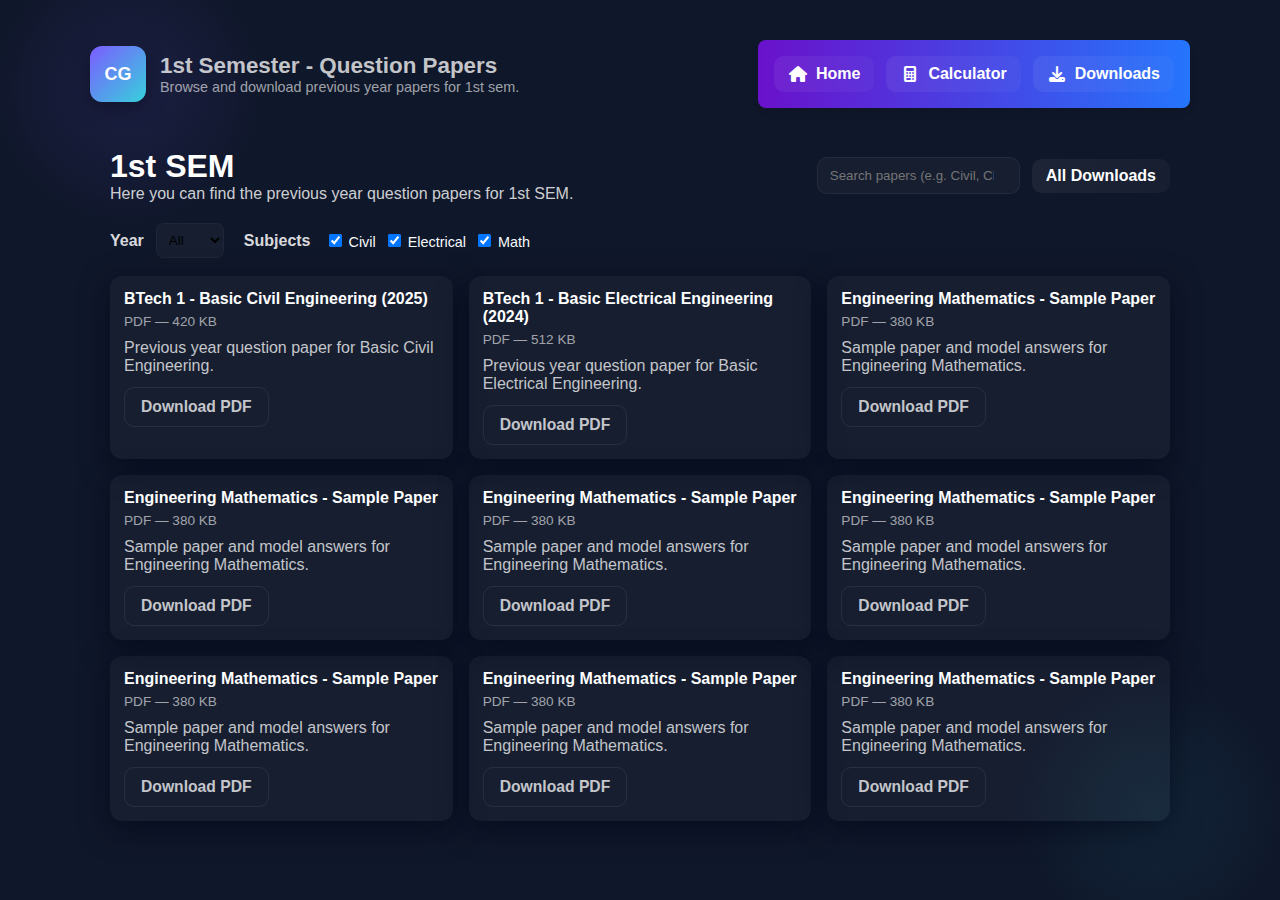
<file: site/1stsem.html>
<!DOCTYPE html>
<html lang="en">
<head>
  <meta charset="utf-8" />
  <meta name="viewport" content="width=device-width, initial-scale=1" />
  <title>1st Semester - Downloads</title>
  <link rel="stylesheet" href="index.css">
  <link rel="stylesheet" href="nav.css">
  <link rel="stylesheet" href="style.css">
  <link rel="stylesheet" href="1stsem.css">
  <link rel="stylesheet" href="https://cdnjs.cloudflare.com/ajax/libs/font-awesome/6.7.2/css/all.min.css" integrity="sha512-Evv84Mr4kqVGRNSgIGL/F/aIDqQb7xQ2vcrdIwxfjThSH8CSR7PBEakCr51Ck+w+/U6swU2Im1vVX0SVk9ABhg==" crossorigin="anonymous" referrerpolicy="no-referrer" />

</head>
<body>
  <div class="page">
    <header class="header">
      <div class="title">
        <div class="logo">CG</div>
        <div>
          <h1>1st Semester - Question Papers</h1>
          <p class="small">Browse and download previous year papers for 1st sem.</p>
        </div>
      </div>
      <nav class="navbar">
        <a class="nav-btn" href="git\student\index.html"><i class="fa-solid fa-house icon"></i>Home</a>
        <a class="nav-btn" href="cgpa.html"><i class="fa-solid fa-calculator icon"></i>Calculator</a>
        <a class="nav-btn" href="download.html"><i class="fa-solid fa-download icon"></i>Downloads</a>
      </nav>
    </header>

    <main class="downloads-wrap">
      <div class="hero">
        <div>
          <h1>1st SEM</h1>
          <p>Here you can find the previous year question papers for 1st SEM.</p>
        </div>
        <div class="search-row">
          <input id="search" type="search" placeholder="Search papers (e.g. Civil, Chemistry)" />
          <a href="download.html" class="nav-btn">All Downloads</a>
        </div>
      </div>

      <div class="filters" >
        <label class="filter-label" >Year</label>
        <select class="filter-select" id="filterYear" style="padding:8px;border-radius:8px;background:rgba(255,255,255,0.03);color:#000000;border:1px solid rgba(255,255,255,0.04)">
          <option value="all">All</option>
          <option value="2025">2025</option>
          <option value="2024">2024</option>
          <option value="2023">2023</option>
        </select>

        <div class="filter-subjects">
          <label class="subject-label">Subjects</label>
          <label style="font-size:0.9rem"><input type="checkbox" name="sub" value="civil" checked> Civil</label>
          <label style="font-size:0.9rem"><input type="checkbox" name="sub" value="electrical" checked> Electrical</label>
          <label style="font-size:0.9rem"><input type="checkbox" name="sub" value="math" checked> Math</label>
        </div>
      </div>

      <section class="cards" id="cards">
        <article class="card" data-title="basic civil engineering 2025" data-year="2025" data-subjects="civil" >
          <h4 onclick="location.href='download/pdf/btech-1-sem-basic-civil-engineering-2025.pdf'">BTech 1 - Basic Civil Engineering (2025)</h4>
          <div class="meta">PDF — 420 KB</div>
          <p>Previous year question paper for Basic Civil Engineering.</p>
          <a class="btn ghost download" href="download/pdf/btech-1-sem-basic-civil-engineering-2025.pdf" download>Download PDF</a>
        </article>

        <article class="card" data-title="basic electrical engineering 2024" data-year="2024" data-subjects="electrical">
          <h4>BTech 1 - Basic Electrical Engineering (2024)</h4>
          <div class="meta">PDF — 512 KB</div>
          <p>Previous year question paper for Basic Electrical Engineering.</p>
          <a class="btn ghost download" href="download/pdf/btech-1-sem-basic-electrical-engineering-2024.pdf" download>Download PDF</a>
        </article>

        <article class="card" data-title="engineering mathematics" data-year="2023" data-subjects="math">
          <h4>Engineering Mathematics - Sample Paper</h4>
          <div class="meta">PDF — 380 KB</div>
          <p>Sample paper and model answers for Engineering Mathematics.</p>
          <a class="btn ghost download" href="project/download/btech-1-sem-engineering-mathematics-2023.pdf" download>Download PDF</a>
        </article>
        <article class="card" data-title="engineering mathematics" data-year="2023" data-subjects="math">
          <h4>Engineering Mathematics - Sample Paper</h4>
          <div class="meta">PDF — 380 KB</div>
          <p>Sample paper and model answers for Engineering Mathematics.</p>
          <a class="btn ghost download" href="#">Download PDF</a>
        </article>

        <article class="card" data-title="engineering mathematics" data-year="2023" data-subjects="math">
          <h4>Engineering Mathematics - Sample Paper</h4>
          <div class="meta">PDF — 380 KB</div>
          <p>Sample paper and model answers for Engineering Mathematics.</p>
          <a class="btn ghost download" href="#">Download PDF</a>
        </article>

        <article class="card" data-title="engineering mathematics" data-year="2023" data-subjects="math">
          <h4>Engineering Mathematics - Sample Paper</h4>
          <div class="meta">PDF — 380 KB</div>
          <p>Sample paper and model answers for Engineering Mathematics.</p>
          <a class="btn ghost download" href="#">Download PDF</a>
        </article> 

        <article class="card" data-title="engineering mathematics" data-year="2023" data-subjects="math">
          <h4>Engineering Mathematics - Sample Paper</h4>
          <div class="meta">PDF — 380 KB</div>
          <p>Sample paper and model answers for Engineering Mathematics.</p>
          <a class="btn ghost download" href="#">Download PDF</a>
        </article>

        <article class="card" data-title="engineering mathematics" data-year="2023" data-subjects="math">
          <h4>Engineering Mathematics - Sample Paper</h4>
          <div class="meta">PDF — 380 KB</div>
          <p>Sample paper and model answers for Engineering Mathematics.</p>
          <a class="btn ghost download" href="#">Download PDF</a>
        </article>

        <article class="card" data-title="engineering mathematics" data-year="2023" data-subjects="math">
          <h4>Engineering Mathematics - Sample Paper</h4>
          <div class="meta">PDF — 380 KB</div>
          <p>Sample paper and model answers for Engineering Mathematics.</p>
          <a class="btn ghost download" href="#">Download PDF</a>
        </article>
      </section>
    </main>
  </div>

  <script src="1stsem.js"></script>
</body>
</html>
</file>
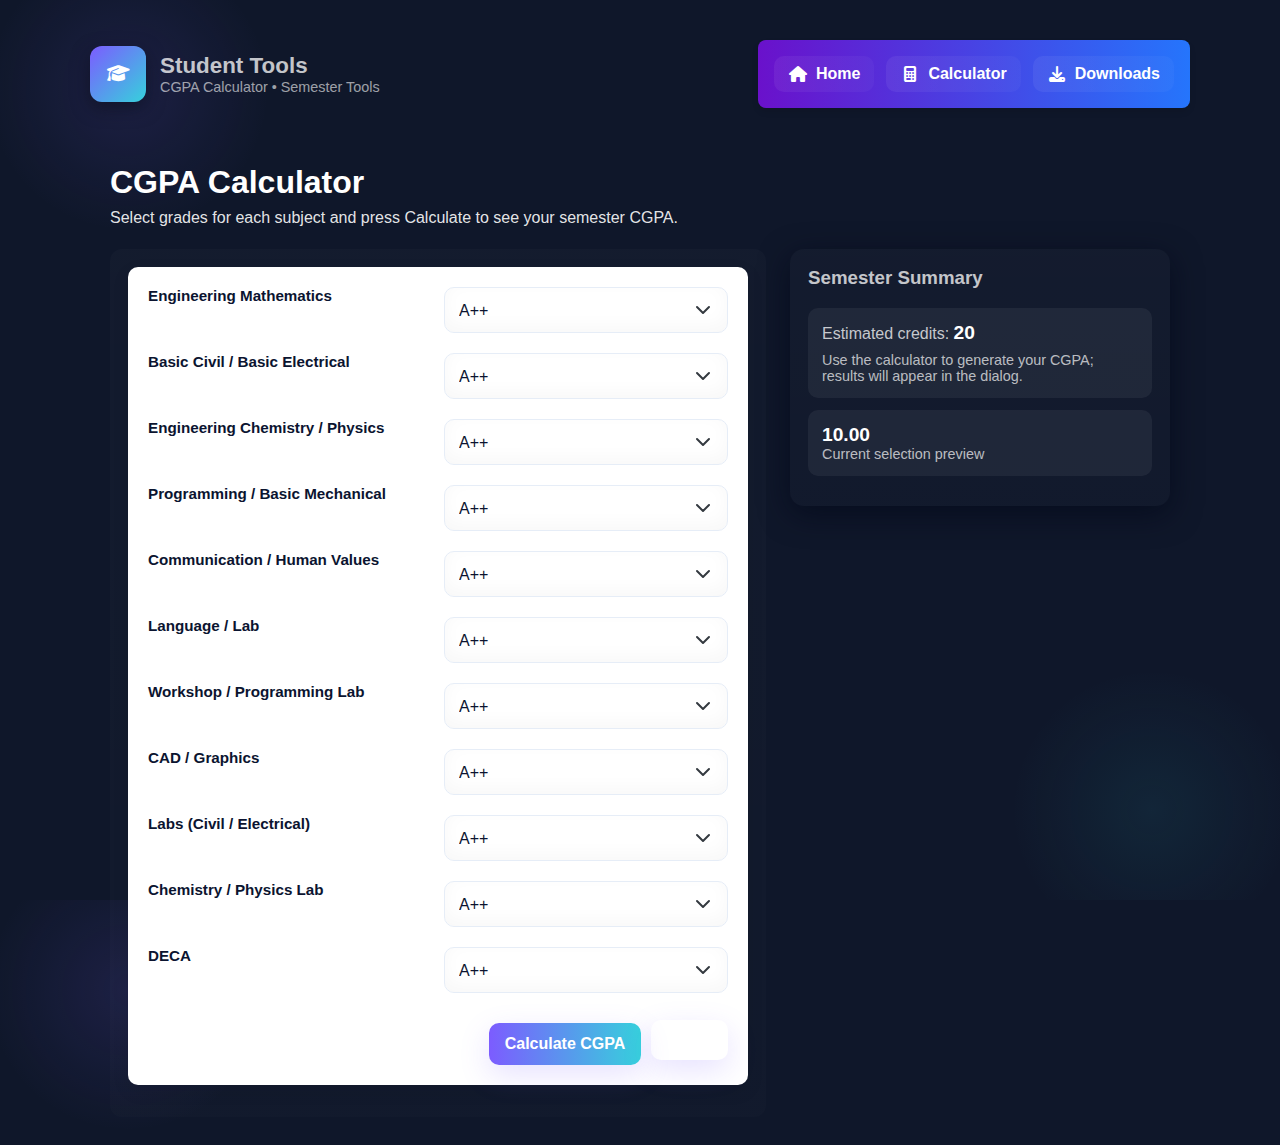
<file: site/cgpa.html>
<!DOCTYPE html>
<html lang="en">
<head>
  <meta charset="UTF-8">
  <meta name="viewport" content="width=device-width, initial-scale=1" />
  <title>CGPA Calculator</title>
  <link rel="stylesheet" href="index.css">
  <link rel="stylesheet" href="nav.css">
  <link rel="stylesheet" href="style.css">
  <link rel="stylesheet" href="cgpas.css">
  <link rel="stylesheet" href="https://cdnjs.cloudflare.com/ajax/libs/font-awesome/6.7.2/css/all.min.css" integrity="sha512-Evv84Mr4kqVGRNSgIGL/F/aIDqQb7xQ2vcrdIwxfjThSH8CSR7PBEakCr51Ck+w+/U6swU2Im1vVX0SVk9ABhg==" crossorigin="anonymous" referrerpolicy="no-referrer" />
</head>
<body>
  <div class="page">
    <header class="header">
      <div class="title">
        <div class="logo"><i class="fa-solid fa-graduation-cap"></i></div>
        <div>
          <h1>Student Tools</h1>
          <p class="small">CGPA Calculator • Semester Tools</p>
        </div>
      </div>
      <nav class="navbar">
        <a class="nav-btn" href="index.html"><i class="fa-solid fa-house icon"></i>Home</a>
        <a class="nav-btn active" href="cgpa.html"><i class="fa-solid fa-calculator icon"></i>Calculator</a>
        <a class="nav-btn" href="download.html"><i class="fa-solid fa-download icon"></i>Downloads</a>
      </nav>
    </header>

    <main class="page" style="padding:28px 20px">
      <section class="hero" style="align-items:flex-start;gap:24px;margin-bottom:22px">
        <div style="max-width:720px">
          <h1 style="color:#fff;margin:0 0 8px">CGPA Calculator</h1>
          <p style="color:rgba(255,255,255,0.9);margin:0 0 16px">Select grades for each subject and press Calculate to see your semester CGPA.</p>
        </div>
      </section>

      <div class="main" style="margin-top:8px">
        <article class="card" style="padding:18px;border-radius:12px">
          <form id="cgp" class="cgpaform">
            <div class="form-grid">
              <label for="EM">Engineering Mathematics</label>
              <select id="EM" class="options">
                <option value="A++">A++</option>
                <option value="A+">A+</option>
                <option value="A">A</option>
                <option value="B+">B+</option>
                <option value="B">B</option>
                <option value="C+">C+</option>
                <option value="C">C</option>
                <option value="D+">D+</option>
                <option value="D">D</option>
                <option value="E+">E+</option>
                <option value="E">E</option>
                <option value="F">F</option>
              </select>

              <label for="BEE">Basic Civil / Basic Electrical</label>
              <select id="BEE" class="options">
                <option value="A++">A++</option>
                <option value="A+">A+</option>
                <option value="A">A</option>
                <option value="B+">B+</option>
                <option value="B">B</option>
                <option value="C+">C+</option>
                <option value="C">C</option>
                <option value="D+">D+</option>
                <option value="D">D</option>
                <option value="E+">E+</option>
                <option value="E">E</option>
                <option value="F">F</option>
              </select>

              <label for="EP">Engineering Chemistry / Physics</label>
              <select id="EP" class="options">
                <option value="A++">A++</option>
                <option value="A+">A+</option>
                <option value="A">A</option>
                <option value="B+">B+</option>
                <option value="B">B</option>
                <option value="C+">C+</option>
                <option value="C">C</option>
                <option value="D+">D+</option>
                <option value="D">D</option>
                <option value="E+">E+</option>
                <option value="E">E</option>
                <option value="F">F</option>
              </select>

              <label for="PPS">Programming / Basic Mechanical</label>
              <select id="PPS" class="options">
                <option value="A++">A++</option>
                <option value="A+">A+</option>
                <option value="A">A</option>
                <option value="B+">B+</option>
                <option value="B">B</option>
                <option value="C+">C+</option>
                <option value="C">C</option>
                <option value="D+">D+</option>
                <option value="D">D</option>
                <option value="E+">E+</option>
                <option value="E">E</option>
                <option value="F">F</option>
              </select>

              <label for="COM">Communication / Human Values</label>
              <select id="COM" class="options">
                <option value="A++">A++</option>
                <option value="A+">A+</option>
                <option value="A">A</option>
                <option value="B+">B+</option>
                <option value="B">B</option>
                <option value="C+">C+</option>
                <option value="C">C</option>
                <option value="D+">D+</option>
                <option value="D">D</option>
                <option value="E+">E+</option>
                <option value="E">E</option>
                <option value="F">F</option>
              </select>

              <label for="LAN">Language / Lab</label>
              <select id="LAN" class="options">
                <option value="A++">A++</option>
                <option value="A+">A+</option>
                <option value="A">A</option>
                <option value="B+">B+</option>
                <option value="B">B</option>
                <option value="C+">C+</option>
                <option value="C">C</option>
                <option value="D+">D+</option>
                <option value="D">D</option>
                <option value="E+">E+</option>
                <option value="E">E</option>
                <option value="F">F</option>
              </select>

              <label for="CP">Workshop / Programming Lab</label>
              <select id="CP" class="options">
                <option value="A++">A++</option>
                <option value="A+">A+</option>
                <option value="A">A</option>
                <option value="B+">B+</option>
                <option value="B">B</option>
                <option value="C+">C+</option>
                <option value="C">C</option>
                <option value="D+">D+</option>
                <option value="D">D</option>
                <option value="E+">E+</option>
                <option value="E">E</option>
                <option value="F">F</option>
              </select>

              <label for="CAG">CAD / Graphics</label>
              <select id="CAG" class="options">
                <option value="A++">A++</option>
                <option value="A+">A+</option>
                <option value="A">A</option>
                <option value="B+">B+</option>
                <option value="B">B</option>
                <option value="C+">C+</option>
                <option value="C">C</option>
                <option value="D+">D+</option>
                <option value="D">D</option>
                <option value="E+">E+</option>
                <option value="E">E</option>
                <option value="F">F</option>
              </select>

              <label for="BEL">Labs (Civil / Electrical)</label>
              <select id="BEL" class="options">
                <option value="A++">A++</option>
                <option value="A+">A+</option>
                <option value="A">A</option>
                <option value="B+">B+</option>
                <option value="B">B</option>
                <option value="C+">C+</option>
                <option value="C">C</option>
                <option value="D+">D+</option>
                <option value="D">D</option>
                <option value="E+">E+</option>
                <option value="E">E</option>
                <option value="F">F</option>
              </select>

              <label for="PHL">Chemistry / Physics Lab</label>
              <select id="PHL" class="options">
                <option value="A++">A++</option>
                <option value="A+">A+</option>
                <option value="A">A</option>
                <option value="B+">B+</option>
                <option value="B">B</option>
                <option value="C+">C+</option>
                <option value="C">C</option>
                <option value="D+">D+</option>
                <option value="D">D</option>
                <option value="E+">E+</option>
                <option value="E">E</option>
                <option value="F">F</option>
              </select>

              <label for="DECA">DECA</label>
              <select id="DECA" class="options">
                <option value="A++">A++</option>
                <option value="A+">A+</option>
                <option value="A">A</option>
                <option value="B+">B+</option>
                <option value="B">B</option>
                <option value="C+">C+</option>
                <option value="C">C</option>
                <option value="D+">D+</option>
                <option value="D">D</option>
                <option value="E+">E+</option>
                <option value="E">E</option>
                <option value="F">F</option>
              </select>
            </div>

            <div class="form-actions" style="margin-top:14px;">
              <button id="btn" class="btn primary" type="button">Calculate CGPA</button>
              <button id="resetBtn" class="btn ghost" type="reset">Reset</button>
            </div>
          </form>

          <div id="result" style="margin-top:14px"></div>
        </article>

        <aside class="sidebar">
          <h3>Semester Summary</h3>
          <div class="summary-card">
            <div>Estimated credits: <strong>20</strong></div>
            <div class="small" style="margin-top:8px">Use the calculator to generate your CGPA; results will appear in the dialog.</div>
          </div>
          <div class="summary-card">
            <strong id="estCGPA">—</strong>
            <div class="small">Current selection preview</div>
          </div>
        </aside>
      </div>
      <div id="blur" class="blur" aria-hidden="true">
    <div id="cgpaDisplay" role="dialog" aria-modal="true">
      <button id="closeBtn" class="btn ghost" style="float:right"><i class="icon-close"></i></button>
      <h3 style="margin:0;color:var(--muted)">Your Semester CGPA</h3>
      <div class="value" id="cgpaValue" style="font-size:2.6rem;font-weight:800;margin-top:12px">-</div>
      <div style="margin-top:12px;display:flex;gap:8px;justify-content:center">
        <button id="copyBtn" class="btn primary">Copy</button>
        <button id="closeBtn2" class="btn ghost">Close</button>
      </div>
    </div>
  </div>
    </main>
  

  <script src="cgpa.js"></script>
  
</body>
</html>
</file>
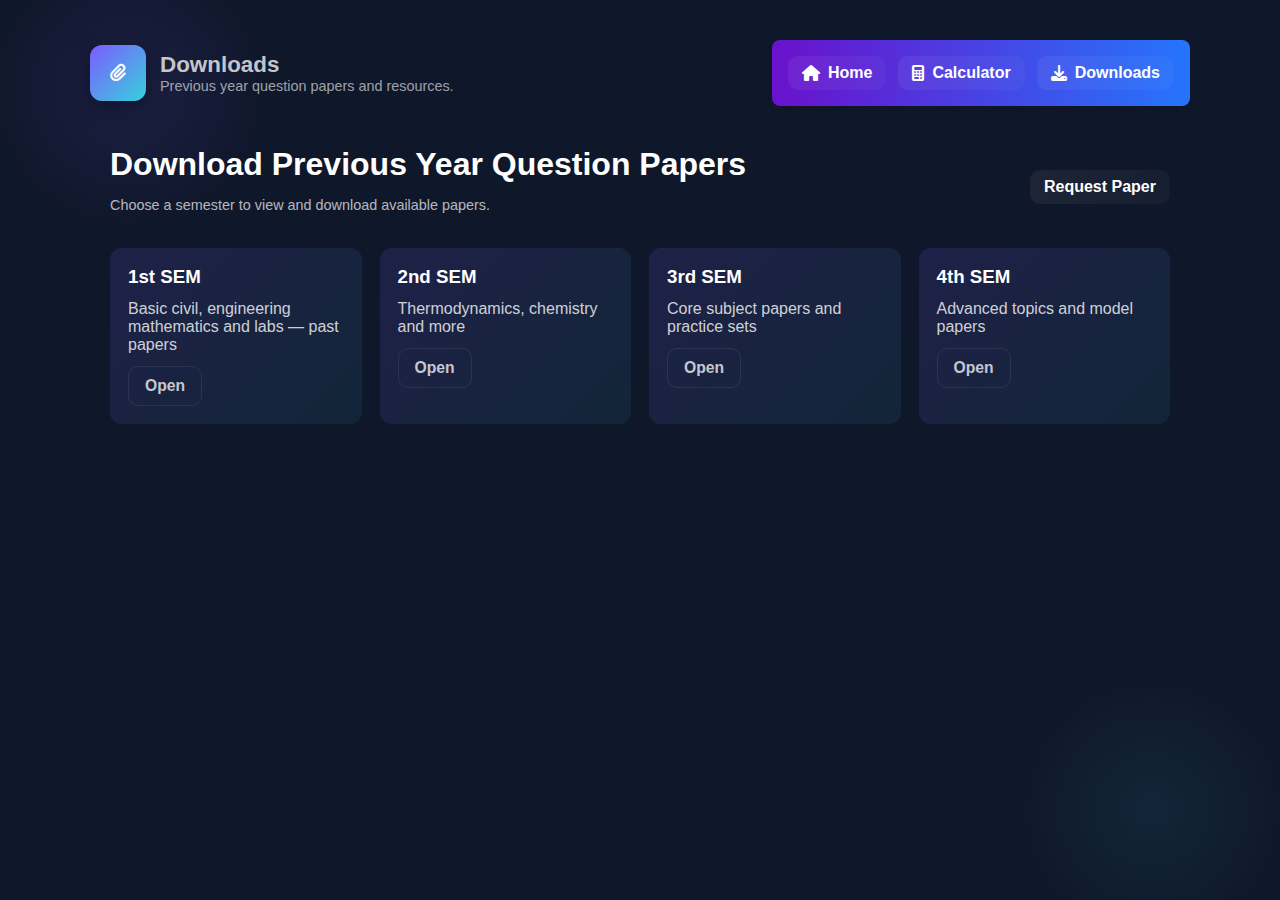
<file: site/download.html>
<!DOCTYPE html>
<html lang="en">
<head>
  <meta charset="utf-8" />
  <meta name="viewport" content="width=device-width, initial-scale=1" />
  <title>Downloads - CGPA site</title>
  <link rel="stylesheet" href="index.css">
  <link rel="stylesheet" href="download.css">
  <link rel="stylesheet" href="style.css">
  <link rel="stylesheet" href="nav.css">
  <link rel="stylesheet" href="https://cdnjs.cloudflare.com/ajax/libs/font-awesome/6.7.2/css/all.min.css" integrity="sha512-Evv84Mr4kqVGRNSgIGL/F/aIDqQb7xQ2vcrdIwxfjThSH8CSR7PBEakCr51Ck+w+/U6swU2Im1vVX0SVk9ABhg==" crossorigin="anonymous" referrerpolicy="no-referrer" />

  <style>
    .downloads-main{max-width:1100px;margin:40px auto;padding:0 20px}
    .hero{display:flex;align-items:center;justify-content:space-between;gap:12px;margin-bottom:20px}
    .hero h1{margin:0;color:#fff}
    .grid{display:grid;grid-template-columns:repeat(auto-fit,minmax(220px,1fr));gap:18px}
    .sem-card{padding:18px;border-radius:12px;background:linear-gradient(135deg,rgba(124,92,255,0.14),rgba(54,209,220,0.08));color:#fff;display:flex;flex-direction:column;gap:12px;align-items:flex-start}
    .sem-card h3{margin:0}
    .sem-card p{margin:0;color:rgba(255,255,255,0.8)}
  </style>
</head>
<body>
  <div class="page">
    <header class="header">
      <div class="title">
        <div class="logo"><i class="fa-solid fa-paperclip"></i></div>
        <div>
          <h1>Downloads</h1>
          <p class="small">Previous year question papers and resources.</p>
        </div>
      </div>
      <nav class="navbar">
        <a class="nav-btn" href="index.html"><i class="fa-solid fa-house"></i>Home</a>
        <a class="nav-btn" href="cgpa.html"><i class="fa-solid fa-calculator"></i>Calculator</a>
        <a class="nav-btn" href="download.html"><i class="fa-solid fa-download"></i>Downloads</a>
      </nav>
    </header>

    <main class="downloads-main">
      <section class="hero">
        <div>
          <h1>Download Previous Year Question Papers</h1>
          <p class="small">Choose a semester to view and download available papers.</p>
        </div>
        <div>
          <a class="nav-btn" href="#">Request Paper</a>
        </div>
      </section>

      <section class="grid">
        <article class="sem-card">
          <h3>1st SEM</h3>
          <p>Basic civil, engineering mathematics and labs — past papers</p>
          <a class="btn ghost" href="1stsem.html">Open</a>
        </article>

        <article class="sem-card">
          <h3>2nd SEM</h3>
          <p>Thermodynamics, chemistry and more</p>
          <a class="btn ghost" href="commingsoon.html">Open</a>
        </article>

        <article class="sem-card">
          <h3>3rd SEM</h3>
          <p>Core subject papers and practice sets</p>
          <a class="btn ghost" href="commingsoon.html">Open</a>
        </article>

        <article class="sem-card">
          <h3>4th SEM</h3>
          <p>Advanced topics and model papers</p>
          <a class="btn ghost" href="commingsoon.html">Open</a>
        </article>

      </section>
    </main>
  </div>
</body>
</html>
</file>
<file: site/index.css>
/* Page wrapper */
.page{
    max-width:1100px;
    margin:0 auto;
}


.main{
    display:grid;
    grid-template-columns: 1fr 380px;
    gap:24px;
    align-items:start;
}


/* Primary button */
#btn{
    margin-top:8px;padding:12px 16px;border-radius:10px;border:none;cursor:pointer;
    background:linear-gradient(90deg,var(--accent-1),var(--accent-2));color:#fff;font-weight:700;font-size:1rem;
    box-shadow:0 10px 30px rgba(124,92,255,0.18);transition:transform .18s ease, box-shadow .18s ease;
}
#btn:hover{transform:translateY(-3px);box-shadow:0 18px 40px rgba(54,209,220,0.12)}

/* Right column (summary / controls) */
.sidebar{
    padding:18px;border-radius:14px;background:linear-gradient(180deg, rgba(255,255,255,0.02), rgba(255,255,255,0.01));
    box-shadow: 0 8px 30px rgba(2,6,23,0.6);
}
.sidebar h3{margin-top:0;color:var(--muted)}
.summary-card{background:var(--glass);padding:14px;border-radius:10px;margin-bottom:12px;color:var(--muted)}
.summary-card strong{color:#fff;font-size:1.2rem}

.blur{position:fixed;inset:0;display:none;align-items:center;justify-content:center;background:rgba(2,6,23,0.55);backdrop-filter:blur(6px);z-index:1200}
#cgpaDisplay{background:#0b1220;padding:28px;border-radius:12px;color:#fff;min-width:260px;text-align:center;box-shadow:0 18px 50px rgba(2,6,23,0.7)}
#cgpaDisplay .value{font-size:2.8rem;font-weight:800;margin-top:6px;color:linear-gradient(90deg,#fff,#ddd)}

/* Small helpers */
.small{font-size:0.9rem;color:rgba(255,255,255,0.7)}

/* ===== Buttons & Link-like Buttons ===== */
.btn, button, .link-btn {
    display: inline-flex;
    align-items: center;
    justify-content: center;
    gap: 8px;
    padding: 10px 16px;
    border-radius: 10px;
    border: none;
    cursor: pointer;
    font-weight: 700;
    font-size: 0.98rem;
    text-decoration: none;
    color: #fff;
    transition: transform .18s ease, box-shadow .18s ease, opacity .12s ease;
}

/* Primary filled button */
.btn.primary, button.primary {
    background: linear-gradient(90deg,var(--accent-1),var(--accent-2));
    box-shadow: 0 12px 30px rgba(124,92,255,0.18);
}

/* Secondary / ghost */
.btn.ghost, .link-btn.ghost {
    background: transparent;
    border: 1px solid rgba(255,255,255,0.08);
    color: var(--muted);
}

/* Subtle link-style button */
.link-btn {
    background: rgba(255,255,255,0.04);
    padding: 8px 12px;
    border-radius: 8px;
    color: #fff;
}


.btn[disabled], button[disabled], .link-btn.disabled{
    opacity: 0.45;
    pointer-events:none;
    transform:none;
    box-shadow:none;
}

.buy-me-coffee{
    text-align:center;
    padding:32px 20px;
    background:rgba(255,255,255,0.02);
    border-radius:12px;
    box-shadow:0 8px 30px rgba(2,6,23,0.6);
}
.buy-me-coffee p{
    margin:0 0 12px;
    color:rgba(255,255,255,0.85);
}
.buy-me-coffee .btn{
    padding: 0px;
    height: 40px;
    width: 40px; 
    background-color: #0b1220;
}
.buy-me-coffee .btn img{
    height: 100%;
    width: auto;
    border-radius: 8px;
}
footer.footer{
    text-align:center;
    padding:20px 10px;
    font-size:0.9rem;
    color:rgba(255,255,255,0.6);
}
</file>
<file: site/nav.css>
.header{
    display:flex;
    align-items:center;
    justify-content:space-between;
    gap:16px;
    margin-bottom:28px;
}
.header .title{
    display:flex;
    align-items:center;
    gap:14px;
}
.logo{
    width:56px;
    height:56px;
    border-radius:12px;
    background: linear-gradient(135deg,var(--accent-1),var(--accent-2));
    display:flex;
    align-items:center;
    justify-content:center;
    font-weight:700;
    color:#fff;
    font-size:18px;
    box-shadow:0 6px 18px rgba(11,13,27,0.6);
}
.header h1{
    font-size:1.4rem;
    margin:0;
    color:var(--muted)}
.header p{
    margin:0;
    font-size:0.9rem;
    color:rgba(255,255,255,0.6)
}

.navbar {
    display: flex;
    gap: 12px;
    align-items: center;
    background: linear-gradient(to right, #6a11cb, #2575fc);
    padding: 1rem;
    box-shadow: 0 4px 6px rgba(0, 0, 0, 0.1);
    border-radius: 8px;
}

.navbar a{
    color:rgba(255,255,255,0.85);
    text-decoration:none;
    padding:8px 12px;
    border-radius:8px;
    font-weight:600;
}
.navbar a:hover{
    background:rgba(255,255,255,0.04);
    transform:translateY(-2px)
}

.nav-btn{
    padding: 8px 14px;
    border-radius: 10px;
    background: linear-gradient(90deg, rgba(255,255,255,0.06), rgba(255,255,255,0.03));
    color: #fff;
    text-decoration: none;
    font-weight:700;
    display:inline-flex;align-items:center;gap:8px;
}

.btn:hover, .link-btn:hover, .nav-btn:hover {
    transform: translateY(-3px);
    box-shadow: 0 16px 36px rgba(2,6,23,0.45);
    opacity: 0.98;
}

.btn:active, .link-btn:active, .nav-btn:active {
    transform: translateY(-1px) scale(.995);
}

.btn:focus, .link-btn:focus, .nav-btn:focus {
    outline: 3px solid rgba(124,92,255,0.18);
    outline-offset: 4px;
}



/* Utility small icon spacing for buttons */
.btn .icon, .nav-btn .icon{
    display:inline-flex;
    align-items:center;
    justify-content:center;
    width:20px;height:20px}

a.nav-btn{
    display:inline-flex;
    align-items:center;
    justify-content:center;
    gap:8px;
    padding:8px 14px;
    border-radius:10px;
    background:linear-gradient(90deg, rgba(255,255,255,0.06), rgba(255,255,255,0.03));
    color:#fff;
    text-decoration:none;
    font-weight:700;
    transition:transform .18s ease, box-shadow .18s ease;
}
</file>
<file: site/style.css>
/* ===== Modern UI for CGPA page ===== */
:root{
    --bg-1: #0f172a; /* deep navy */
    --accent-1: #7c5cff; /* violet */
    --accent-2: #36d1dc; /* teal */
    --glass: rgba(255,255,255,0.06);
    --muted: rgba(255,255,255,0.75);
}

*{
    box-sizing:border-box
}
html,body{height:100%;}
body{
    margin:0;
    font-family: Inter, 'Segoe UI', Roboto, Arial, sans-serif;
    background: radial-gradient(circle at 10% 10%, rgba(124,92,255,0.12), transparent 10%),
                radial-gradient(circle at 90% 90%, rgba(54,209,220,0.08), transparent 10%),
                var(--bg-1);
    color:#f8fafc;
    -webkit-font-smoothing:antialiased;
    -moz-osx-font-smoothing:grayscale;
    padding:40px 20px;
}
</file>
<file: site/1stsem.css>
/* small page-specific overrides */
    .downloads-wrap{
        max-width:1100px;
        margin:40px auto;
        padding:0 20px
    }
    .hero{
        display:flex;
        align-items:center;
        justify-content:space-between;
        gap:12px;
        margin-bottom:20px
    }
    .hero h1{
        margin:0;
        color:#fff
    }
    .hero p{
        margin:0;
        color:rgba(255,255,255,0.8)
    }
    .search-row{
        display:flex;
        gap:12px;
        align-items:center
    }
    .search-row input[type="search"]{
        flex:1;
        padding:10px 12px;
        border-radius:10px;
        border:1px solid rgba(255,255,255,0.06);
        background:rgba(255,255,255,0.03);
        color:#fff
    }
    .cards{
        display:grid;
        grid-template-columns:repeat(auto-fill,minmax(300px,1fr));
        gap:16px;
        margin-top:18px
    }
    .card{
        background:rgba(255,255,255,0.03);
        padding:14px;
        border-radius:12px;
        box-shadow:0 8px 30px rgba(2,6,23,0.6);
        color:#fff
    }
    .card h4{
        margin:0 0 6px 0
    }
    .card p{
        margin:0 0 12px 0;
        color:rgba(255,255,255,0.75)
    }
    .card .meta{
        font-size:0.85rem;
        color:rgba(255,255,255,0.6);
        margin-bottom:10px
    }
    .card a.download{
        display:inline-block
    }

    .filters{
       display:flex;
       gap:12px;
       align-items:center;
       margin-bottom:12px;
       flex-wrap:wrap
    }
    .filter-label{
       color:rgba(255,255,255,0.85);
       font-weight:600;
    }
    .filter-subjects{
        display:flex;
        gap:8px;
        align-items:center;
        margin-left:8px
    }
    .subject-label{
        color:rgba(255,255,255,0.85);
        font-weight:600;
        margin-right:6px
    }
</file>
<file: site/cgpas.css>
.page{
    max-width:1100px;
    margin:0 auto;
}
.main{
    display:grid;
    grid-template-columns: 1fr 380px;
    gap:24px;
    align-items:start;
}

.cgpaform {
    height: auto;
    width: 100%;
    background: #fff;
    padding: 1.25rem;
    border-radius: 10px;
    box-shadow: 0 6px 18px rgba(2,6,23,0.08);
    max-width: none;
    margin: 0;
}

/* Card container polish */
.card{
    background:linear-gradient(180deg, rgba(255,255,255,0.02), rgba(255,255,255,0.01)); padding:18px; border-radius:12px
}
.cgpaform label {
    display: block;
    margin-bottom: 6px;
    font-size: 0.95rem;
    font-weight: 700;
    color: #0b1430; /* darker label for readability */
}

.cgpaform select.options {
    width: 100%;
    padding: 12px 44px 12px 14px; /* space for custom arrow */
    margin-bottom: 0.5rem;
    border: 1px solid #e6edf7;
    border-radius: 10px;
    font-size: 1rem;
    background: linear-gradient(180deg, #ffffff, #f7f9ff);
    color: #0b1430;
    -webkit-appearance: none;
    -moz-appearance: none;
    appearance: none;
    background-image: url("data:image/svg+xml;utf8,<svg xmlns='http://www.w3.org/2000/svg' width='20' height='20' viewBox='0 0 20 20'><polyline points='4,7 10,13 16,7' fill='none' stroke='%23343a40' stroke-width='2' stroke-linecap='round' stroke-linejoin='round'/></svg>");
    background-repeat: no-repeat;
    background-position: calc(100% - 14px) center;
    box-shadow: inset 0 -6px 18px rgba(12,18,45,0.03);
    transition: box-shadow 200ms ease, transform 160ms ease, border-color 200ms ease;
    cursor: pointer;
}

.cgpaform select.options{
    min-height:46px
}

.cgpaform select.options:focus{
    box-shadow:0 12px 40px rgba(124,92,255,0.12); 
    transform:none
}

.cgpaform .hint{
    color:#6b7280
}

.cgpaform select.options:hover{
    transform: translateY(-1px);
}

.cgpaform select.options:focus {
    outline: none;
    border-color: var(--accent-1, #7c5cff);
    box-shadow: 0 8px 30px rgba(124,92,255,0.12);
}

.cgpaform .hint {
    font-size:0.85rem;
    color:#6b7280;
    margin-top:-6px;
    margin-bottom:10px;
}

.new{
    margin-top: 2rem;
    padding: 1rem;
    background: #fff;
    border-radius: 10px;
    box-shadow: 0 4px 8px rgba(0, 0, 0, 0.2);
    text-align: center;
    font-size: 1.2rem;
    color: #333;
}
.old{
    display: none;
}
.btn{
    margin-top:8px;
    padding:12px 16px;
    border-radius:10px;
    border:none;
    cursor:pointer;
    background:linear-gradient(90deg,var(--accent-1),var(--accent-2));
    color:#fff;
    font-weight:700;
    font-size:1rem;
    box-shadow:0 10px 30px rgba(124,92,255,0.18);
    transition:transform .18s ease, box-shadow .18s ease;
}
.btn:hover{
    transform:translateY(-3px);
    box-shadow:0 18px 40px rgba(54,209,220,0.12)
}
.sidebar{
    padding:18px;
    border-radius:14px;
    background:linear-gradient(180deg, rgba(255,255,255,0.02), rgba(255,255,255,0.01));
    box-shadow: 0 8px 30px rgba(2,6,23,0.6);
}
.sidebar h3{
    margin-top:0;
    color:var(--muted);
}.summary-card{background:var(--glass);padding:14px;border-radius:10px;margin-bottom:12px;color:var(--muted)}
.summary-card strong{color:#fff;font-size:1.2rem}

.blur{
    position:fixed;
    inset:0;
    display:none;
    align-items:center;
    justify-content:center;
    background:rgba(2,6,23,0.55);
    backdrop-filter:blur(6px);
    z-index:1200
}
#cgpaDisplay{
    background:#0b1220;
    padding:28px;
    border-radius:12px;
    color:#fff;
    min-width:260px;
    text-align:center;
    box-shadow:0 18px 50px rgba(2,6,23,0.7)
}
#cgpaDisplay .value{
    font-size:2.8rem;
    font-weight:800;
    margin-top:6px;
    color:linear-gradient(90deg,#fff,#ddd)
}

/* Small helpers */
.small{
    font-size:0.9rem;color:rgba(255,255,255,0.7)
}

/* ===== Buttons & Link-like Buttons ===== */
.btn, button, .link-btn {
    display: inline-flex;
    align-items: center;
    justify-content: center;
    gap: 8px;
    padding: 10px 16px;
    border-radius: 10px;
    border: none;
    cursor: pointer;
    font-weight: 700;
    font-size: 0.98rem;
    text-decoration: none;
    color: #fff;
    transition: transform .18s ease, box-shadow .18s ease, opacity .12s ease;
}

/* Primary filled button */
.btn.primary, button.primary {
    background: linear-gradient(90deg,var(--accent-1),var(--accent-2));
    box-shadow: 0 12px 30px rgba(124,92,255,0.18);
}

/* Secondary / ghost */
.btn.ghost, .link-btn.ghost {
    background: transparent;
    border: 1px solid rgba(255,255,255,0.08);
    color: var(--muted);
}

/* Subtle link-style button */
.link-btn {
    background: rgba(255,255,255,0.04);
    padding: 8px 12px;
    border-radius: 8px;
    color: #fff;
}


.btn[disabled], button[disabled], .link-btn.disabled{
    opacity: 0.45;
    pointer-events:none;
    transform:none;
    box-shadow:none;
}

/* Responsive form grid for the select inputs */
.form-grid{
    display:grid;
    grid-template-columns:repeat(auto-fit,minmax(220px,1fr));
    gap:12px;
    align-items:start;
}

.form-actions{display:flex;gap:10px;align-items:center;justify-content:flex-end}
.form-actions .btn{margin-top:0}

@media (max-width:900px){
    .form-actions{justify-content:center}
}

/* Accessible focus outlines */
:focus{outline: none}
:focus-visible{outline:3px solid rgba(124,92,255,0.18);outline-offset:3px}

/* Make the two-column main layout collapse on smaller screens */
@media (max-width:900px){
    .main{grid-template-columns:1fr}
    .sidebar{order:2}
    .card{order:1}
}

/* Modal value color tweak */
#cgpaDisplay .value{color:#fff}
</file>
<file: site/download.css>
.SEM {
  display: flex;
  flex-wrap: wrap;
  justify-content: space-between;
}

.box {
  flex: 1 1 30%;
  margin: 10px;
  padding: 20px;
  background-color: #f4f4f4;
  border: 1px solid #ddd;
  border-radius: 5px;
  text-align: center;
}

.box a {
  text-decoration: none;
  color: #333;
  font-weight: bold;
}

.box a:hover {
  color: #007bff;
}
</file>
